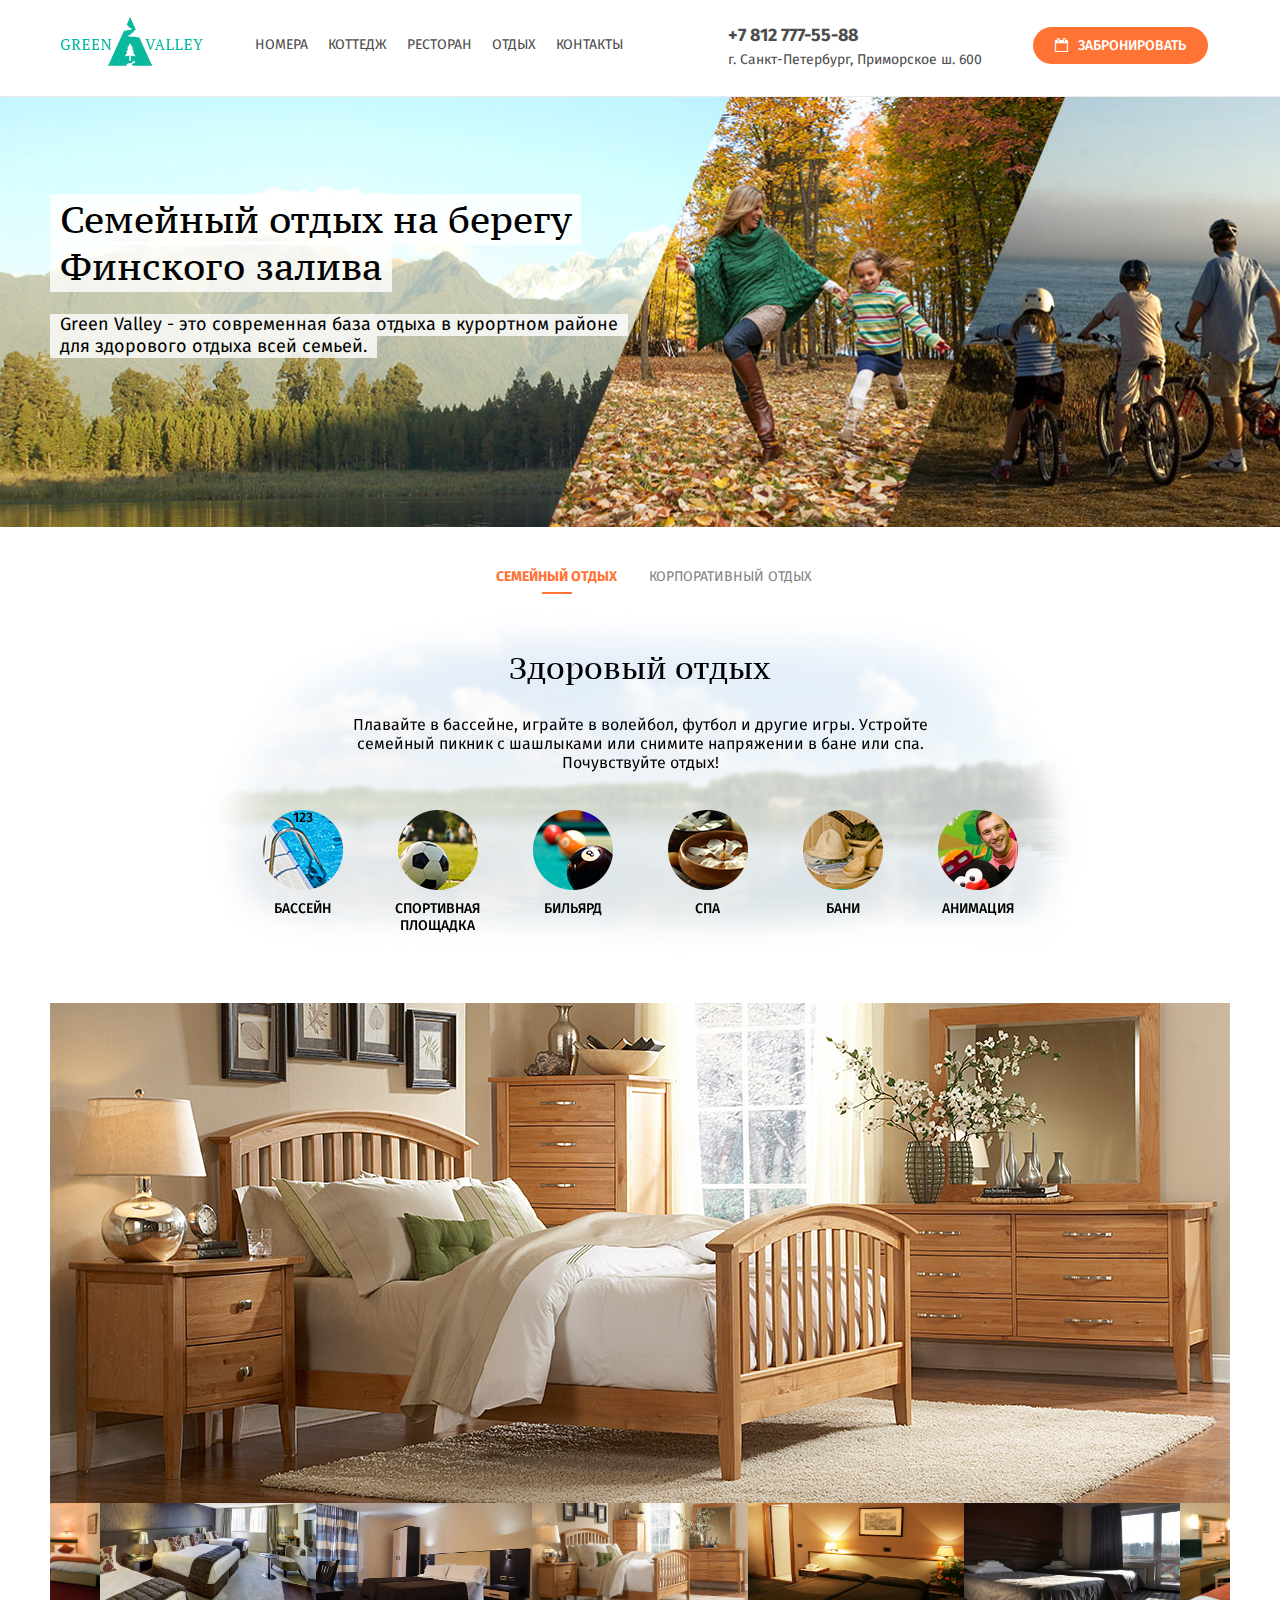
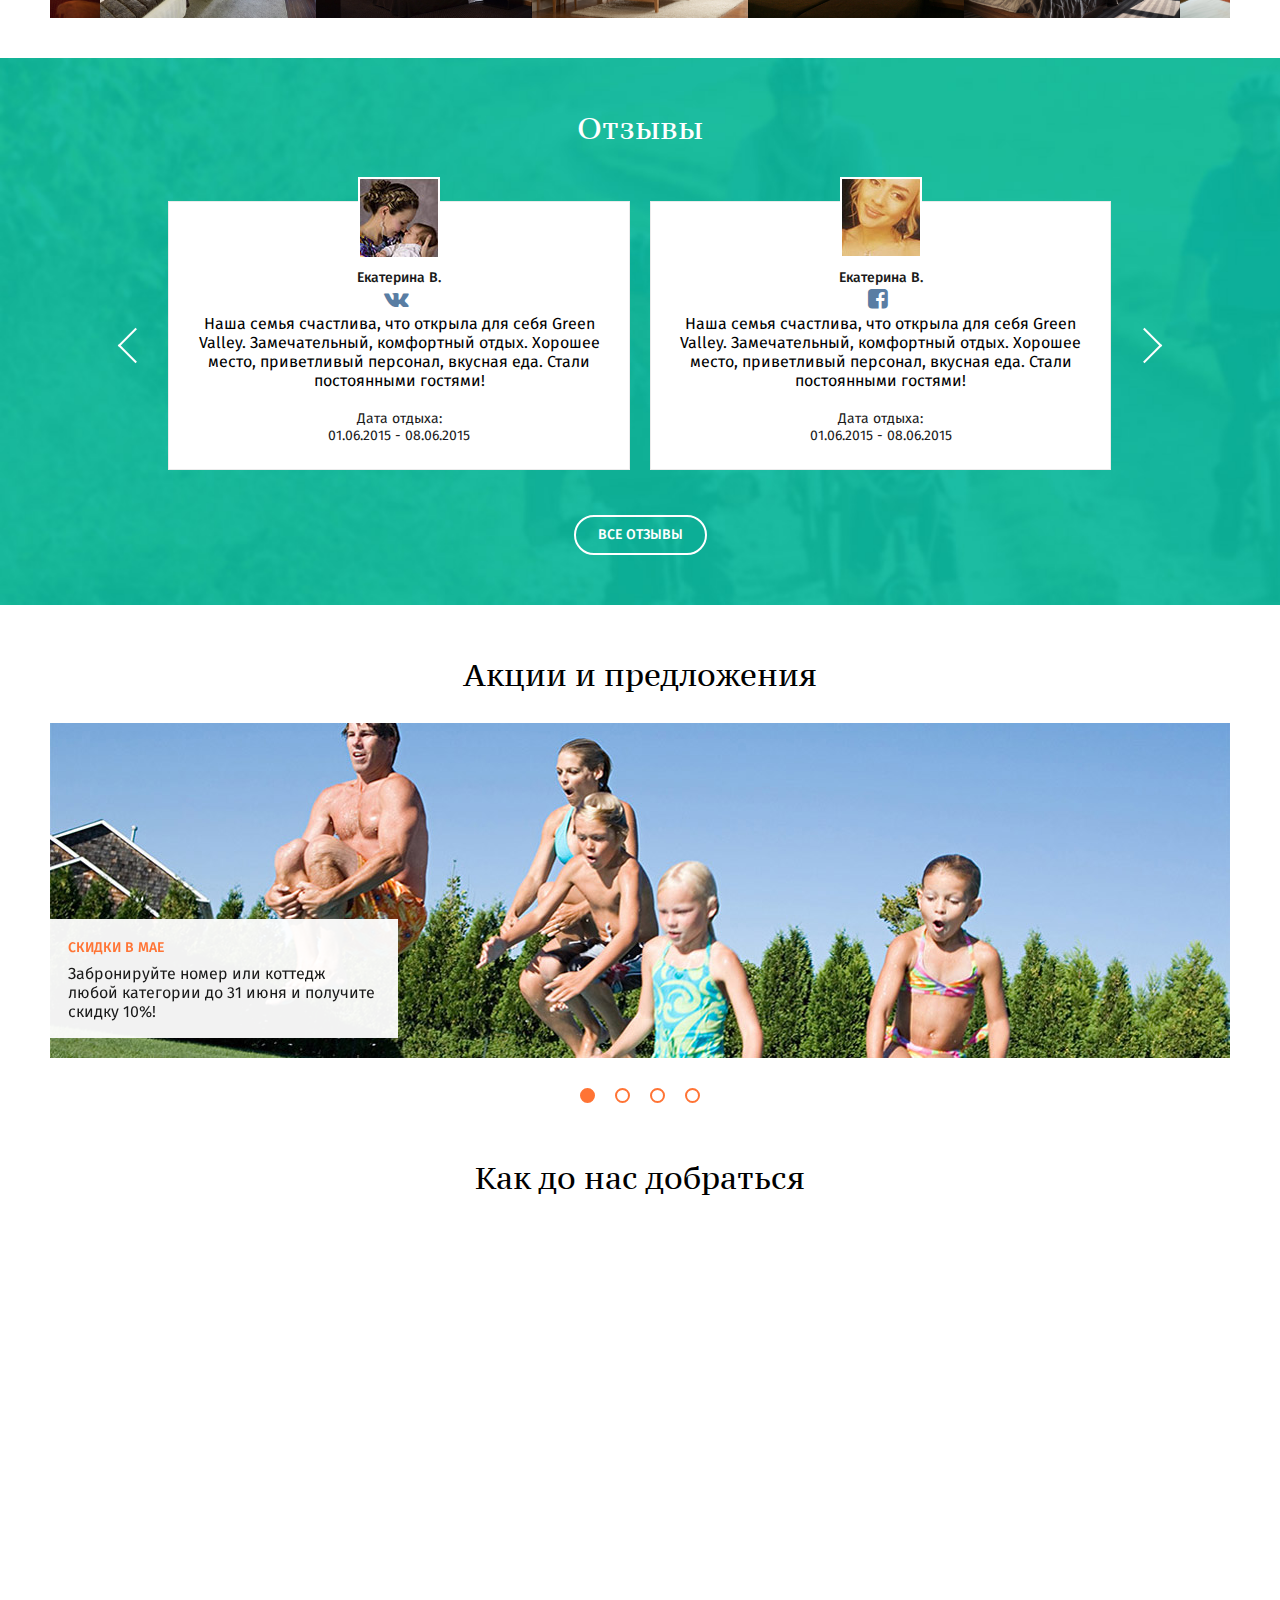
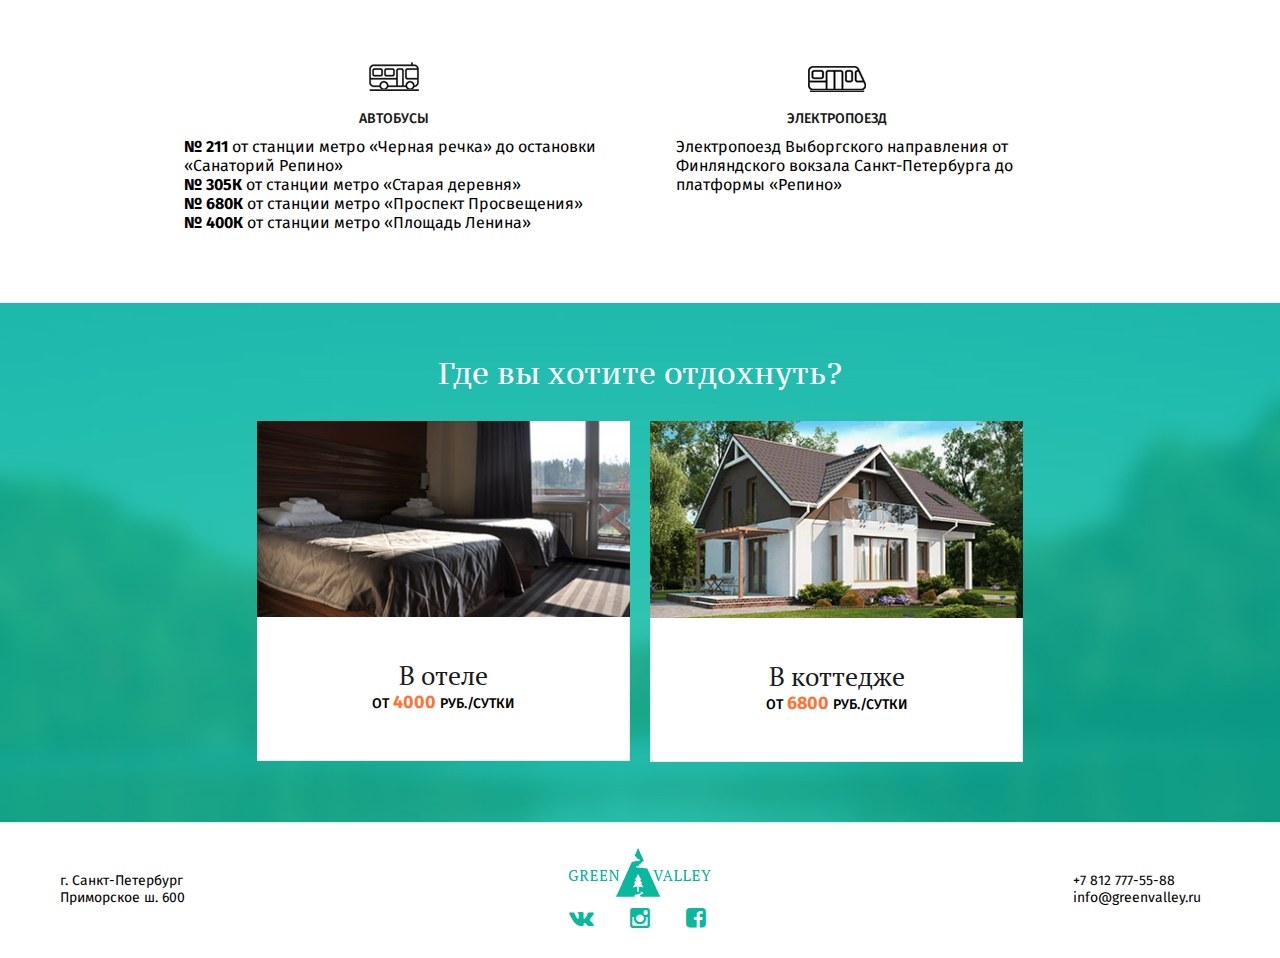
<file: index.html>
<!DOCTYPE html>
<html lang="ru">
<head>
    <meta charset="UTF-8"/>
    <meta name="format-detection" content="telephone=no">
    <meta http-equiv="X-UA-Compatible" content="IE=edge,chrome=1">
    <meta content='width=device-width, initial-scale=1' name='viewport'>
    <title>Green Valley | Main</title>
    <link rel="stylesheet" href="css/style.css">
</head>
<body>

  <header class="page-header">
    <div class="page-header__inner">
      <div class="wrapper">
        <div class="page-header__logo">
          <a href="index.html" class="logo"><img src="img/Logo.png" alt="logo"/></a>
        </div>
        <a class="burger">
          <span class="burger__top"></span>
          <span class="burger__middle"></span>
          <span class="burger__bottom"></span>
        </a>
        <nav class="main-nav">
          <ul class="main-nav__list">
            <li class="main-nav__item"><a href="room-list.html" class="main-nav__link">Номера</a></li>
            <li class="main-nav__item"><a href="#" class="main-nav__link">Коттедж</a></li>
            <li class="main-nav__item"><a href="#" class="main-nav__link">Ресторан</a></li>
            <li class="main-nav__item"><a href="#" class="main-nav__link">Отдых</a></li>
            <li class="main-nav__item"><a href="#" class="main-nav__link">Контакты</a></li>
          </ul>
        </nav>
        <div class="page-header__contacts">
          <a class="" href="tel:+78127775588">+7 812 777-55-88</a>
          г. Санкт-Петербург, Приморское ш. 600
        </div>
        <div class="page-header__btn">
          <a class="btn btn--icon-calendar" href="form.html">Забронировать</a>
        </div>
      </div>
    </div>
  </header>

  <nav id="menu" class="main-nav main-nav--sliding">
    <ul class="main-nav__list">
      <li class="main-nav__item"><a href="room-list.html" class="main-nav__link">Номера</a></li>
      <li class="main-nav__item"><a href="#" class="main-nav__link">Коттедж</a></li>
      <li class="main-nav__item"><a href="#" class="main-nav__link">Ресторан</a></li>
      <li class="main-nav__item"><a href="#" class="main-nav__link">Отдых</a></li>
      <li class="main-nav__item"><a href="#" class="main-nav__link">Контакты</a></li>
    </ul>
  </nav>


  <div class="rest-tabs">
    <div class="rest-tabs__inner">
      <ul class="rest-tabs__switcher">
        <li><a href="#slide01" id="tab-prev" class="rest-tabs__switcher-item active">Семейный отдых</a></li>
        <li><a href="#slide02" id="tab-next" class="rest-tabs__switcher-item">Корпоративный отдых</a></li>
      </ul>
    </div>
    <div class="tab-top">
      <div id="slide01" class="tab-top__item">
        <div class="tab-top__inner">
          <p class="tab-top__title"><mark>Семейный отдых на берегу</mark><br><mark>Финского залива</mark></p>
          <p class="tab-top__description"><mark>Green Valley - это современная база отдыха в курортном районе</mark><mark>для здорового отдыха всей семьей.</mark></p>
        </div>
      </div>
      <div id="slide02" class="tab-top__item">
        <div class="tab-top__inner">
          <p class="tab-top__title"><mark>Корпоративный отдых на берегу</mark><br><mark>Финского залива</mark></p>
          <p class="tab-top__description"><mark>Green Valley - это современная база отдыха в курортном районе</mark><mark>для здорового отдыха всей компанией.</mark></p>
        </div>
      </div>
    </div>
    <div class="tab-bottom">
        <div id="slide01-bottom" class="tab-bottom__item">
          <div class="tab-bottom__inner">
            <p class="tab-bottom__title">Здоровый отдых</p>
            <p class="tab-bottom__description">Плавайте в бассейне, играйте в волейбол, футбол и другие игры. Устройте семейный пикник с шашлыками или снимите напряжении в бане или спа. Почувствуйте отдых!</p>
            <ul class="tab-bottom__list">
              <li><span style="background-image: url(img/tab-bottom__list1.png);">123</span>Бассейн</li>
              <li><span style="background-image: url(img/tab-bottom__list2.png);"></span>Спортивная площадка</li>
              <li><span style="background-image: url(img/tab-bottom__list3.png);"></span>Бильярд</li>
              <li><span style="background-image: url(img/tab-bottom__list4.png);"></span>Спа</li>
              <li><span style="background-image: url(img/tab-bottom__list5.png);"></span>Бани</li>
              <li><span style="background-image: url(img/tab-bottom__list6.png);"></span>Анимация</li>
            </ul>
          </div>
        </div>
        <div id="slide02-bottom" class="tab-bottom__item">
          <div class="tab-bottom__inner">
            <p class="tab-bottom__title">Корпоративный отдых</p>
            <p class="tab-bottom__description">Плавайте в бассейне, играйте в волейбол, футбол и другие игры. Устройте семейный пикник с шашлыками или снимите напряжении в бане или спа. Почувствуйте отдых!</p>
            <ul class="tab-bottom__list">
              <li><span style="background-image: url(img/tab-bottom__list1.png);"></span>Бассейн</li>
              <li><span style="background-image: url(img/tab-bottom__list2.png);"></span>Спортивная площадка</li>
              <li><span style="background-image: url(img/tab-bottom__list3.png);"></span>Бильярд</li>
              <li><span style="background-image: url(img/tab-bottom__list4.png);"></span>Спа</li>
              <li><span style="background-image: url(img/tab-bottom__list5.png);"></span>Бани</li>
              <li><span style="background-image: url(img/tab-bottom__list6.png);"></span>Анимация</li>
            </ul>
          </div>
        </div>
    </div>
  </div>

  <div class="gallery">
    <div id="gallery__top" class="gallery__top">
      <div class="gallery__top-item"><img src="img/gallery_item1.jpg" alt="photo1"></div>
      <div class="gallery__top-item"><img src="img/gallery_item2.jpg" alt="photo2"></div>
      <div class="gallery__top-item"><img src="img/gallery_item3.jpg" alt="photo3"></div>
      <div class="gallery__top-item"><img src="img/gallery_item4.jpg" alt="photo4"></div>
      <div class="gallery__top-item"><img src="img/gallery_item5.jpg" alt="photo5"></div>
      <div class="gallery__top-item"><img src="img/gallery_item6.jpg" alt="photo6"></div>
    </div>

    <div id="gallery__bottom" class="gallery__bottom">
      <div class="gallery__bottom-item"><img src="img/gallery_item1.jpg" alt="photo1"></div>
      <div class="gallery__bottom-item"><img src="img/gallery_item2.jpg" alt="photo2"></div>
      <div class="gallery__bottom-item"><img src="img/gallery_item3.jpg" alt="photo3"></div>
      <div class="gallery__bottom-item"><img src="img/gallery_item4.jpg" alt="photo4"></div>
      <div class="gallery__bottom-item"><img src="img/gallery_item5.jpg" alt="photo5"></div>
      <div class="gallery__bottom-item"><img src="img/gallery_item6.jpg" alt="photo6"></div>
    </div>

  </div>

  <section class="reviews ">
    <div class="reviews__inner">
      <h1 class="reviews__title">Отзывы</h1>
      <div id="reviews" class="wrapper wrapper--width">
        <div class="reviews__item">
            <blockquote class="reviews__wrapper">
              <div class="reviews__autor">
                <div class="reviews__photo">
                  <img class="" src="img/reviews_photo1.jpg" alt="reviewsPhoto">
                </div>
                <cite class="reviews__name">Екатерина В.</cite>
                <div class="social-list">
                  <a href="" class="social-list__icon social-list__icon--vk"></a>
                </div>
              </div>
              <p class="reviews__description">Наша семья счастлива, что открыла для себя Green Valley. Замечательный, комфортный отдых. Хорошее место, приветливый персонал, вкусная еда. Стали постоянными гостями!</p>
              <p class="reviews__date">Дата отдыха:<br>01.06.2015 - 08.06.2015</p>
            </blockquote>
        </div>
        <div class="reviews__item">
            <blockquote class="reviews__wrapper">
              <div class="reviews__autor">
                <div class="reviews__photo">
                  <img class="" src="img/reviews_photo2.jpg" alt="reviewsPhoto">
                </div>
                <cite class="reviews__name">Екатерина В.</cite>
                <div class="social-list">
                  <a href="" class="social-list__icon social-list__icon--fb"></a>
                </div>
              </div>
              <p class="reviews__description">Наша семья счастлива, что открыла для себя Green Valley. Замечательный, комфортный отдых. Хорошее место, приветливый персонал, вкусная еда. Стали постоянными гостями!</p>
              <p class="reviews__date">Дата отдыха:<br>01.06.2015 - 08.06.2015</p>
            </blockquote>
        </div>
        <div class="reviews__item">
            <blockquote class="reviews__wrapper">
              <div class="reviews__autor">
                <div class="reviews__photo">
                  <img class="" src="img/reviews_photo1.jpg" alt="reviewsPhoto">
                </div>
                <cite class="reviews__name">Екатерина В.</cite>
                <div class="social-list">
                  <a href="" class="social-list__icon social-list__icon--vk"></a>
                </div>
              </div>
              <p class="reviews__description">Спасибо всем без исключения сотрудникам отеля за прекрасные дни, проведенные у вас! Наслаждались тишиной, отдохнули прекрасно. Понравилось все: тёплый приём персоналом.</p>
              <p class="reviews__date">Дата отдыха:<br>15.05.2015 - 20.05.2015</p>
            </blockquote>
        </div>
        <div class="reviews__item">
            <blockquote class="reviews__wrapper">
              <div class="reviews__autor">
                <div class="reviews__photo">
                  <img class="" src="img/reviews_photo2.jpg" alt="reviewsPhoto">
                </div>
                <cite class="reviews__name">Екатерина В.</cite>
                <div class="social-list">
                  <a href="" class="social-list__icon social-list__icon--fb"></a>
                </div>
              </div>
              <p class="reviews__description">Спасибо всем без исключения сотрудникам отеля за прекрасные дни, проведенные у вас! Наслаждались тишиной, отдохнули прекрасно. Понравилось все: тёплый приём персоналом.</p>
              <p class="reviews__date">Дата отдыха:<br>15.05.2015 - 20.05.2015</p>
            </blockquote>
        </div>
      </div>
      <a href="" id="reviews-btn" class="btn btn--bordered">Все отзывы</a>
    </div>
  </section>

  <section class="offers">
    <h1 class="offers__title">Акции и предложения</h1>
    <div id="offers">
        <div class="offers__item">
          <div class="offers__item-text">
            <h2 class="offers__item-title">Скидки в мае</h2>
            <p class="offers__item-description">Забронируйте номер или коттедж любой категории до 31 июня и получите скидку 10%!</p>
          </div>
        </div>
        <div class="offers__item">
          <div class="offers__item-text">
            <h2 class="offers__item-title">Скидки в мае</h2>
            <p class="offers__item-description">Забронируйте номер или коттедж любой категории до 31 июня и получите скидку 10%!</p>
          </div>
        </div>
        <div class="offers__item">
          <div class="offers__item-text">
            <h2 class="offers__item-title">Скидки в мае</h2>
            <p class="offers__item-description">Забронируйте номер или коттедж любой категории до 31 июня и получите скидку 10%!</p>
          </div>
        </div>
        <div class="offers__item">
          <div class="offers__item-text">
            <h2 class="offers__item-title">Скидки в мае</h2>
            <p class="offers__item-description">Забронируйте номер или коттедж любой категории до 31 июня и получите скидку 10%!</p>
          </div>
        </div>
    </div>
  </section>

  <section class="location">
    <h1 class="location__title">Как до нас добраться</h1>
    <div id="map" class="location__map">
      <iframe src="https://www.google.com/maps/embed?pb=!1m18!1m12!1m3!1d2376.7657177149745!2d30.314217231307634!3d59.93855081276928!2m3!1f0!2f0!3f0!3m2!1i1024!2i768!4f13.1!3m3!1m2!1s0x46963110686a7c55%3A0xa2950fb15748e884!2z0JTQstC-0YDRhtC-0LLQsNGPINC_0LvQvtGJ0LDQtNGM!5e0!3m2!1sru!2sru!4v1464013814937" width="100%" height="400px" frameborder="0" style="border:0" allowfullscreen></iframe>
    </div>
    <div class="wrapper">
      <div class="location__transport-item">
        <p class="location__subtitle location__subtitle--bus">Автобусы</p>
        <p class="location__info"><span>№ 211</span> от станции метро «Черная речка» до остановки «Санаторий Репино»</p>
        <p class="location__info"><span>№ 305К</span> от станции метро «Старая деревня»</p>
        <p class="location__info"><span>№ 680К</span> от станции метро «Проспект Просвещения»</p>
        <p class="location__info"><span>№ 400К</span> от станции метро «Площадь Ленина»</p>
      </div>
      <div class="location__transport-item">
        <p class="location__subtitle location__subtitle--train">Электропоезд</p>
        <p class="location__info">Электропоезд Выборгского направления от Финляндского вокзала Санкт-Петербурга до платформы «Репино»</p>
      </div>
    </div>
  </section>

  <section class="choose-rest">
    <div class="choose-rest__inner">
      <h1 class="choose-rest__title">Где вы хотите отдохнуть?</h1>
      <div class="wrapper">
        <div class="rest-place">
          <div class="rest-place__img">
            <img src="img/choose-rest_hotel.jpg" alt="hotel">
          </div>
          <div class="rest-place__description">
            <h2 class="rest-place__title">В отеле</h2>
            <p class="price">от <span class="price__num">4000</span> руб./сутки</p>
          </div>
        </div>
        <div class="rest-place">
          <div class="rest-place__img">
            <img src="img/choose-rest_cottage.jpg" alt="cottage">
          </div>
          <div class="rest-place__description">
            <h2 class="rest-place__title">В коттедже</h2>
            <p class="price">от <span class="price__num">6800</span> руб./сутки</p>
          </div>
        </div>
      </div>
    </div>
  </section>

  <footer class="page-footer">
    <div class="page-footer__inner">
      <div class="wrapper">
        <div class="page-footer__adress">
          <p class="page-footer__text">г. Санкт-Петербург Приморское ш. 600</p>
        </div>
        <div class="page-footer__logo">
          <a class="logo" href="index.html"><img src="img/Logo.png" alt="logo"/></a>
          <div class="social-list">
            <a class="social-list__icon social-list__icon--vk" href="avascript:void(0)"></a>
            <a class="social-list__icon social-list__icon--inst" href="avascript:void(0)"></a>
            <a class="social-list__icon social-list__icon--fb" href="avascript:void(0)"></a>
          </div>
        </div>
        <div class="page-footer__contacts">
          <p class="page-footer__text">+7 812 777-55-88 info@greenvalley.ru</p>
        </div>
      </div>
    </div>
  </footer>

  <script src="js/jquery-2.2.3.min.js"></script>
  <script src="js/owl.carousel.min.js"></script>
  <script src="js/slick.min.js"></script>
  <script src="js/jquery.fancybox.pack.js"></script>
  <script src="js/script.js"></script>
  <script src="js/reviews.js"></script>
</body>
</html>
</file>
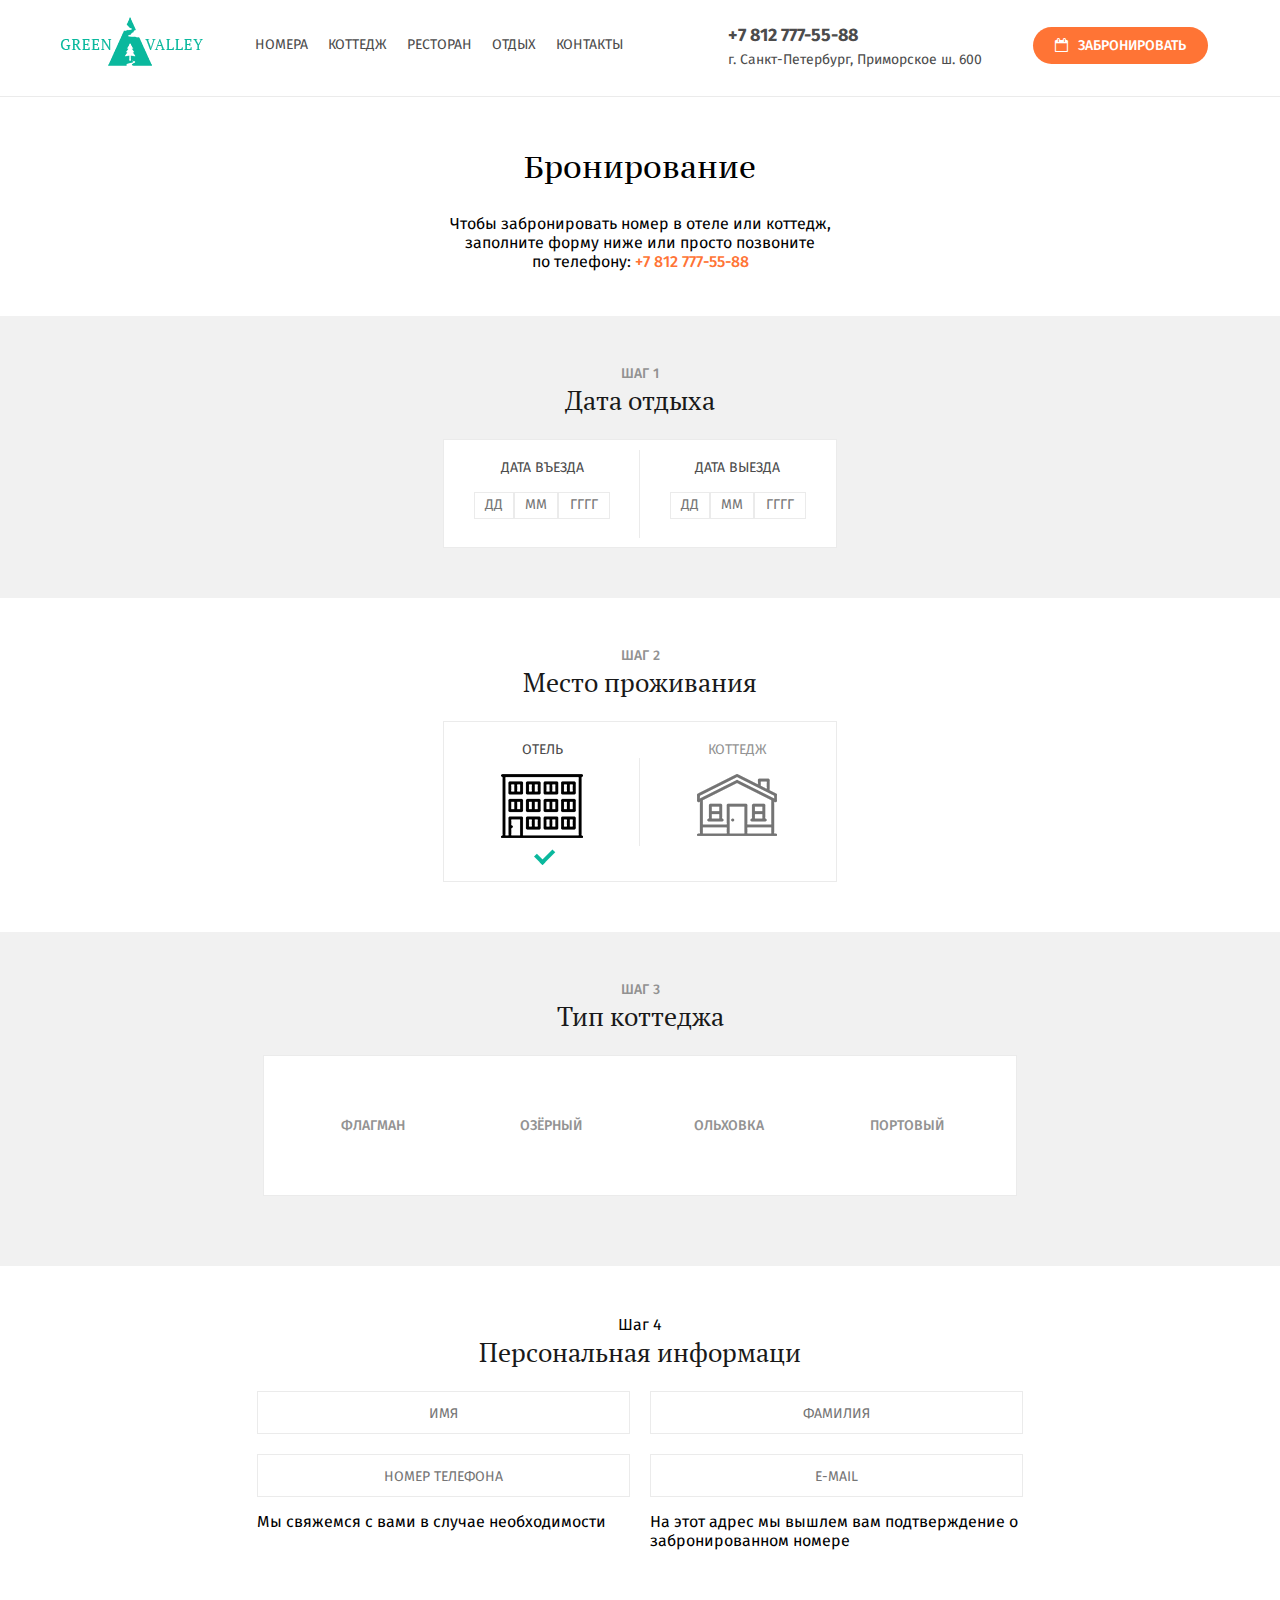
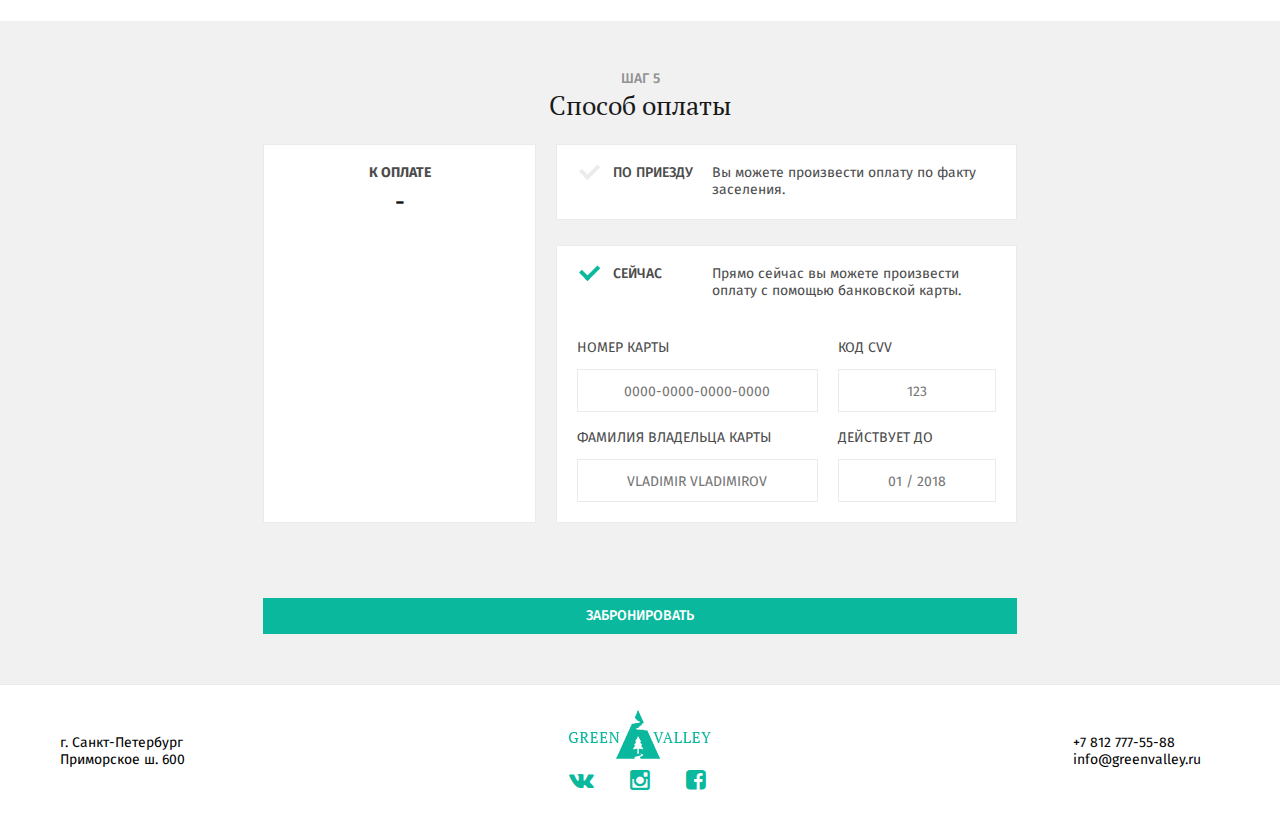
<file: form.html>
<!DOCTYPE html>
<html lang="ru">
<head>
    <meta charset="UTF-8"/>
    <meta name="format-detection" content="telephone=no">
    <meta http-equiv="X-UA-Compatible" content="IE=edge,chrome=1">
    <meta content='width=device-width, initial-scale=1' name='viewport'>
    <title>Green Valley | Rooms List</title>
    <link rel="stylesheet" href="css/style.css">
</head>
<body>
  <header class="page-header">
    <div class="page-header__inner">
      <div class="wrapper">
        <div class="page-header__logo">
          <a href="index.html" class="logo"><img src="img/Logo.png" alt="logo"/></a>
        </div>
        <a class="burger">
          <span class="burger__top"></span>
          <span class="burger__middle"></span>
          <span class="burger__bottom"></span>
        </a>
        <nav class="main-nav">
          <ul class="main-nav__list">
            <li class="main-nav__item"><a href="room-list.html" class="main-nav__link">Номера</a></li>
            <li class="main-nav__item"><a href="#" class="main-nav__link">Коттедж</a></li>
            <li class="main-nav__item"><a href="#" class="main-nav__link">Ресторан</a></li>
            <li class="main-nav__item"><a href="#" class="main-nav__link">Отдых</a></li>
            <li class="main-nav__item"><a href="#" class="main-nav__link">Контакты</a></li>
          </ul>
        </nav>
        <div class="page-header__contacts">
          <a class="" href="tel:+78127775588">+7 812 777-55-88</a>
          г. Санкт-Петербург, Приморское ш. 600
        </div>
        <div class="page-header__btn">
          <a class="btn btn--icon-calendar" href="form.html">Забронировать</a>
        </div>
      </div>
    </div>
  </header>

  <nav id="menu" class="main-nav main-nav--sliding">
    <ul class="main-nav__list">
      <li class="main-nav__item"><a href="room-list.html" class="main-nav__link">Номера</a></li>
      <li class="main-nav__item"><a href="#" class="main-nav__link">Коттедж</a></li>
      <li class="main-nav__item"><a href="#" class="main-nav__link">Ресторан</a></li>
      <li class="main-nav__item"><a href="#" class="main-nav__link">Отдых</a></li>
      <li class="main-nav__item"><a href="#" class="main-nav__link">Контакты</a></li>
    </ul>
  </nav>

  <div class="reserv">
    <div class="reserv__inner">
      <h1 class="reserv__title">Бронирование</h1>
      <p class="reserv__description">Чтобы забронировать номер в отеле или коттедж, заполните форму ниже или просто позвоните<br>по телефону: <a class="reserv__description--tel">+7 812 777-55-88</a></p>
    </div>
  </div>

  <form action="">

    <div class="form-block form-block--grey">
      <div class="form-block__inner">
        <p class="form-block__step">Шаг 1</p>
        <h2 class="form-block__title">Дата отдыха</h2>
        <div class="form-block__wrapper">
          <div class="form-block__item">
            <p class="form-block__subtitle">Дата въезда</p>
            <input id="dayArrive" class="form-block__input form-block__input--day" type="text" placeholder="дд">
            <input id="monthArrive" class="form-block__input form-block__input--month" type="text" placeholder="мм">
            <input id="yearArrive" class="form-block__input form-block__input--year" type="text" placeholder="гггг">
          </div>
          <div class="form-block__item">
            <p class="form-block__subtitle">Дата выезда</p>
            <input id="dayDepart" class="form-block__input form-block__input--day" type="text" placeholder="дд">
            <input id="monthDepart" class="form-block__input form-block__input--month" type="text" placeholder="мм">
            <input id="yearDepart" class="form-block__input form-block__input--year" type="text" placeholder="гггг">
          </div>
        </div>
      </div>
    </div>


    <div class="form-block">
      <div class="form-block__inner">
        <p class="form-block__step">Шаг 2</p>
        <h2 class="form-block__title">Место проживания</h2>
        <div class="form-block__wrapper form-block__wrapper--locate">
          <div class="form-block__item form-block__item--locate">
            <input id="formHotel" class="form-block__radio" type="radio" name="type_live" checked>
            <label class="form-block__subtitle form-block__subtitle--hotel" for="formHotel">Отель</label>
          </div>
          <div class="form-block__item form-block__item--locate">
            <input id="formCottage" class="form-block__radio" type="radio" name="type_live">
            <label class="form-block__subtitle form-block__subtitle--cottage" for="formCottage">Коттедж</label>
          </div>
        </div>
      </div>
    </div>


    <div class="form-block form-block--grey">
      <div class="form-block__inner form-block__inner--full">
        <p class="form-block__step">Шаг 3</p>
        <h2 class="form-block__title">Тип коттеджа</h2>
        <div class="form-tabs__wrapper">
          <div class="form-tabs">
            <div class="form-tabs__type-wrap">
              <input id="formFlag" class="form-block__radio" name="type_cottage" type="radio">
              <label for="formFlag" class="form-tabs__type">Флагман</label>
            </div>
            <div class="form-tabs__type-wrap">
              <input id="formLake" class="form-block__radio" name="type_cottage" type="radio">
              <label for="formLake" class="form-tabs__type">Озёрный</label>
            </div>
            <div class="form-tabs__type-wrap">
              <input id="formAlder" class="form-block__radio" name="type_cottage" type="radio">
              <label for="formAlder" class="form-tabs__type">Ольховка</label>
            </div>
            <div class="form-tabs__type-wrap">
              <input id="formPort" class="form-block__radio" name="type_cottage" type="radio">
              <label for="formPort" class="form-tabs__type">Портовый</label>
            </div>
          </div>

          <div id="tab_formFlag" class="form-tabs">
            <div class="form-tabs__item">
              <span class="form-tabs__subtitle form-tabs__subtitle--area">Площадь 100м<sup>2</sup></span>
            </div>
            <div class="form-tabs__item">
              <span class="form-tabs__subtitle form-tabs__subtitle--rooms">3 комнаты</span>
            </div>
            <div class="form-tabs__item">
              <span class="form-tabs__subtitle form-tabs__subtitle--sleep">5 спальных мест</span>
            </div>
            <div class="form-tabs__item">
              <span class="form-tabs__subtitle form-tabs__subtitle--wc">Раздельный санузел</span>
            </div>
            <div class="form-tabs__item">
              <span class="form-tabs__subtitle form-tabs__subtitle--wifi">WI-FI</span>
            </div>
          </div>

          <div id="tab_formLake" class="form-tabs">
            <div class="form-tabs__item">
              <span class="form-tabs__subtitle form-tabs__subtitle--area">Площадь 90м<sup>2</sup></span>
            </div>
            <div class="form-tabs__item">
              <span class="form-tabs__subtitle form-tabs__subtitle--rooms">2 комнаты</span>
            </div>
            <div class="form-tabs__item">
              <span class="form-tabs__subtitle form-tabs__subtitle--sleep">4 спальных мест</span>
            </div>
            <div class="form-tabs__item">
              <span class="form-tabs__subtitle form-tabs__subtitle--wc">Раздельный санузел</span>
            </div>
            <div class="form-tabs__item">
              <span class="form-tabs__subtitle form-tabs__subtitle--wifi">WI-FI</span>
            </div>
          </div>
          <div id="tab_formAlder" class="form-tabs">
            <div class="form-tabs__item">
              <span class="form-tabs__subtitle form-tabs__subtitle--area">Площадь 80м<sup>2</sup></span>
            </div>
            <div class="form-tabs__item">
              <span class="form-tabs__subtitle form-tabs__subtitle--rooms">1 комнаты</span>
            </div>
            <div class="form-tabs__item">
              <span class="form-tabs__subtitle form-tabs__subtitle--sleep">3 спальных мест</span>
            </div>
            <div class="form-tabs__item">
              <span class="form-tabs__subtitle form-tabs__subtitle--wc">Раздельный санузел</span>
            </div>
            <div class="form-tabs__item">
              <span class="form-tabs__subtitle form-tabs__subtitle--wifi">WI-FI</span>
            </div>
          </div>
          <div id="tab_formPort" class="form-tabs">
            <div class="form-tabs__item">
              <span class="form-tabs__subtitle form-tabs__subtitle--area">Площадь 70м<sup>2</sup></span>
            </div>
            <div class="form-tabs__item">
              <span class="form-tabs__subtitle form-tabs__subtitle--rooms">1 комнаты</span>
            </div>
            <div class="form-tabs__item">
              <span class="form-tabs__subtitle form-tabs__subtitle--sleep">2 спальных мест</span>
            </div>
            <div class="form-tabs__item">
              <span class="form-tabs__subtitle form-tabs__subtitle--wc">Раздельный санузел</span>
            </div>
            <div class="form-tabs__item">
              <span class="form-tabs__subtitle form-tabs__subtitle--wifi">WI-FI</span>
            </div>
          </div>
        </div>
      </div>
    </div>


    <div class="form-block">
      <div class="form-block__inner">
        <p class="form-block_step">Шаг 4</p>
        <h2 class="form-block__title">Персональная информаци</h2>
        <div class="pers-info">
          <div class="pers-info__item">
            <input id="formName" class="pers-info__input" type="text" placeholder="Имя">
            <span class="jsFormControl"></span>
          </div>
          <div class="pers-info__item">
            <input id="formLastName" class="pers-info__input" type="text" placeholder="Фамилия">
            <span class="jsFormControl"></span>
          </div>
          <div class="pers-info__item">
            <input id="formTel" class="pers-info__input" type="tel" placeholder="Номер телефона">
            <span class="jsFormControl"></span>
            <p class="pers-info__details">Мы свяжемся с вами в случае необходимости</p>
          </div>
          <div class="pers-info__item">
            <input id="formEmail" class="pers-info__input" type="text" placeholder="E-mail">
            <span class="jsFormControl"></span>
            <P class="pers-info__details">На этот адрес мы вышлем вам подтверждение о забронированном номере</p>
          </div>
        </div>
      </div>
    </div>


    <div class="form-block form-block--grey">
      <div class="form-block__inner form-block__inner--full">
        <p class="form-block__step">Шаг 5</p>
        <h2 class="form-block__title">Способ оплаты</h2>
        <div class="pay">
          <div class="pay__right">
            <div class="pay__item">
              <input id="payArrive" class="pay__radio" name="pay-type" type="radio">
              <label class="pay__subtitle" for="payArrive">По приезду</label>
              <p class="pay__description">Вы можете произвести оплату по факту заселения.</p>
            </div>
            <div class="pay__item">
              <div class="pay__item-top">
                <input id="payNow" class="pay__radio" name="pay-type" type="radio" checked>
                <label class="pay__subtitle" for="payNow">Сейчас</label>
                <p class="pay__description">Прямо сейчас вы можете произвести оплату с помощью банковской карты.</p>
              </div>
              <div class="pay__item-bottom">
                <div class="pay__card-inf-left">
                  <div class="pay__block">
                    <label for="fomrCardNum" class="pay__label">Номер карты</label>
                    <input id="fomrCardNum" class="pay__input" type="text" placeholder="0000-0000-0000-0000">
                    <span class="jsFormControl"></span>
                  </div>
                  <div class="pay__block">
                    <label for="formNameCard" class="pay__label">Фамилия владельца карты</label>
                    <input id="formNameCard" class="pay__input" type="text" placeholder="Vladimir Vladimirov">
                    <span class="jsFormControl"></span>
                  </div>
                </div>
                <div class="pay__card-inf-right">
                  <div class="pay__block">
                    <label for="formCvv" class="pay__label">Код CVV</label>
                    <input id="formCvv" class="pay__input" type="text" placeholder="123">
                    <span class="jsFormControl"></span>
                  </div>
                  <div class="pay__block">
                    <label for="formDate" class="pay__label">Действует до</label>
                    <input id="formDate" class="pay__input" type="text" placeholder="01 / 2018">
                    <span class="jsFormControl"></span>
                  </div>
                </div>
              </div>
            </div>
          </div>
          <div class="pay__left">
            <div class="pay__item">
              <h3 class="pay__title">К оплате</h3>
              <div class="pay__warning">
              </div>
            </div>
          </div>
          <button id="btnReserv" class="btn btn--reserv">Забронировать</button>
        </div>
      </div>
    </div>

  </form>

  <footer class="page-footer">
    <div class="page-footer__inner">
      <div class="wrapper">
        <div class="page-footer__adress">
          <p class="page-footer__text">г. Санкт-Петербург Приморское ш. 600</p>
        </div>
        <div class="page-footer__logo">
          <a class="logo" href="index.html"><img src="img/Logo.png" alt="logo"></a>
          <div class="social-list">
            <a class="social-list__icon social-list__icon--vk" href="avascript:void(0)"></a>
            <a class="social-list__icon social-list__icon--inst" href="avascript:void(0)"></a>
            <a class="social-list__icon social-list__icon--fb" href="avascript:void(0)"></a>
          </div>
        </div>
        <div class="page-footer__contacts">
          <p class="page-footer__text">+7 812 777-55-88 info@greenvalley.ru</p>
        </div>
      </div>
    </div>
  </footer>

  <script src="js/jquery-2.2.3.min.js"></script>
  <script src="js/owl.carousel.min.js"></script>
  <script src="js/slick.min.js"></script>
  <script src="js/jquery.fancybox.pack.js"></script>
  <script src="js/script.js"></script>
  <script src="js/reviews.js"></script>
  <script src="js/form.js"></script>

</body>
</html>
</file>
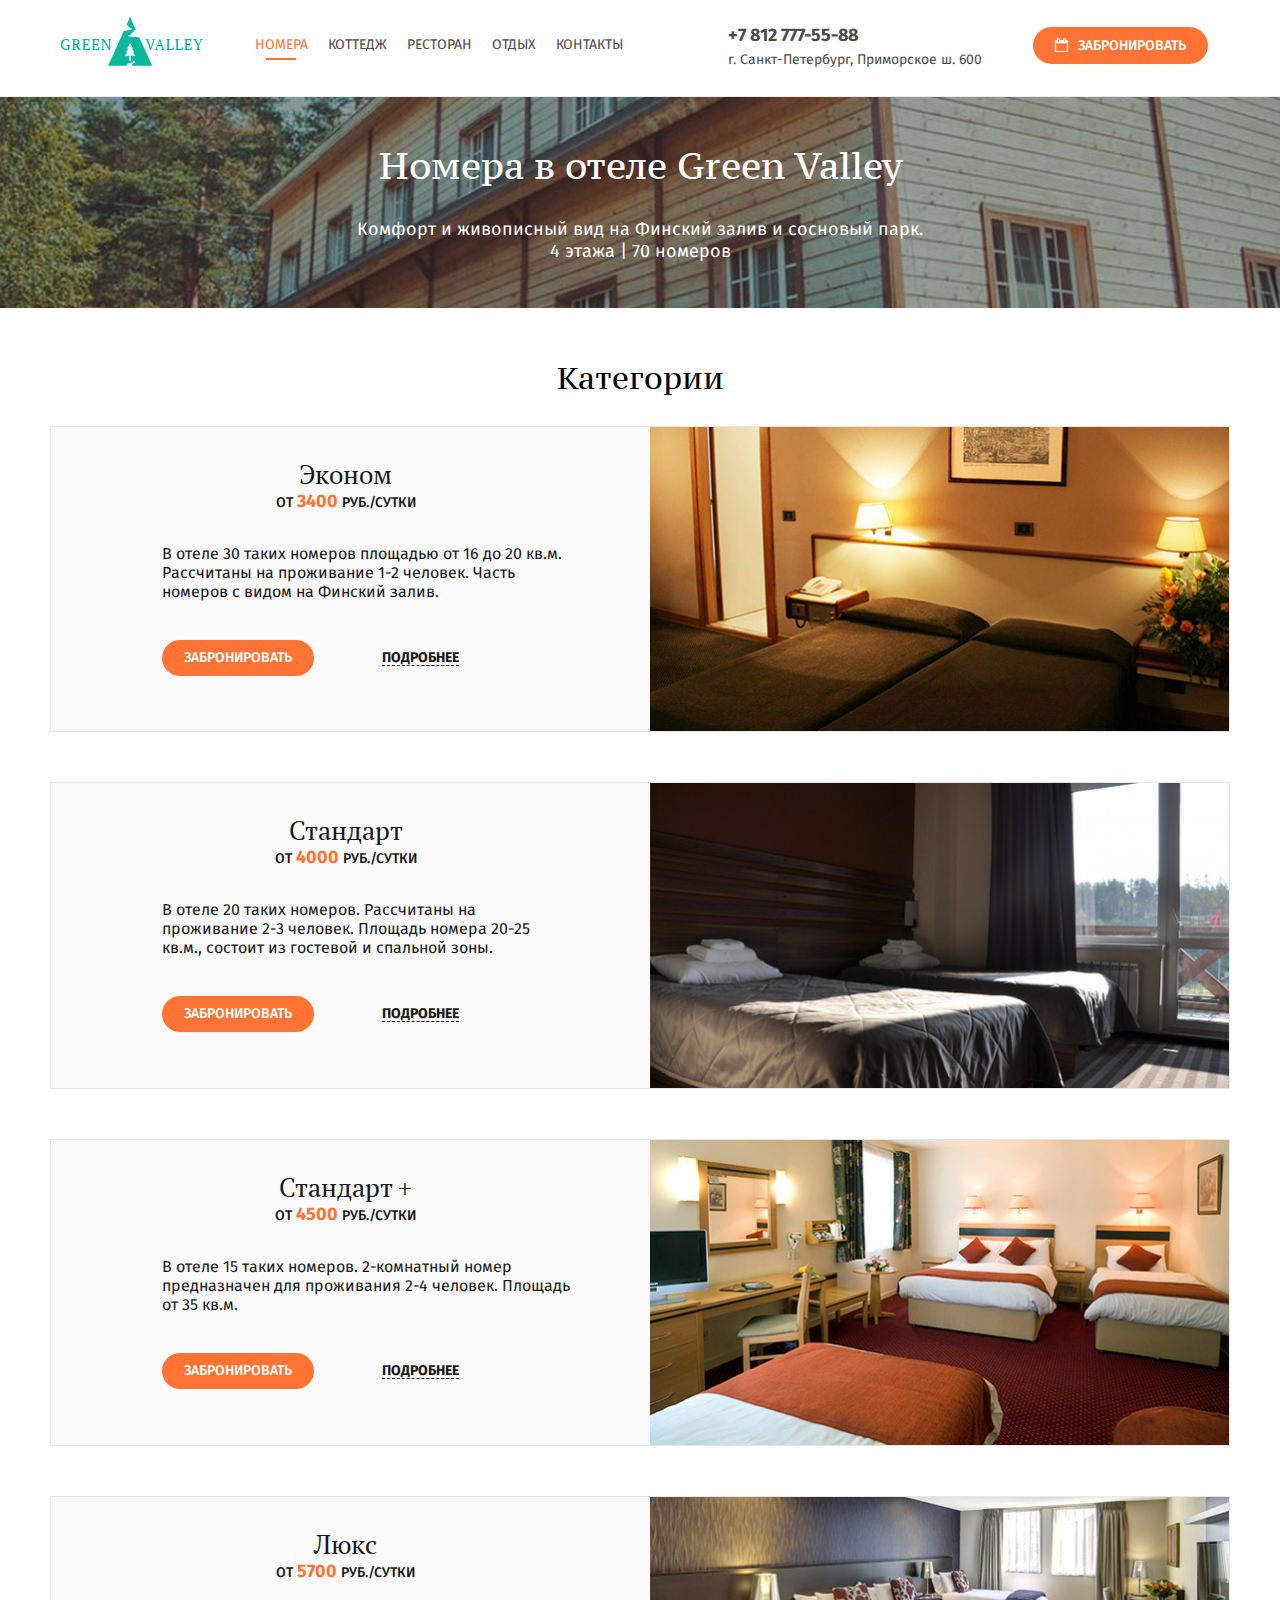
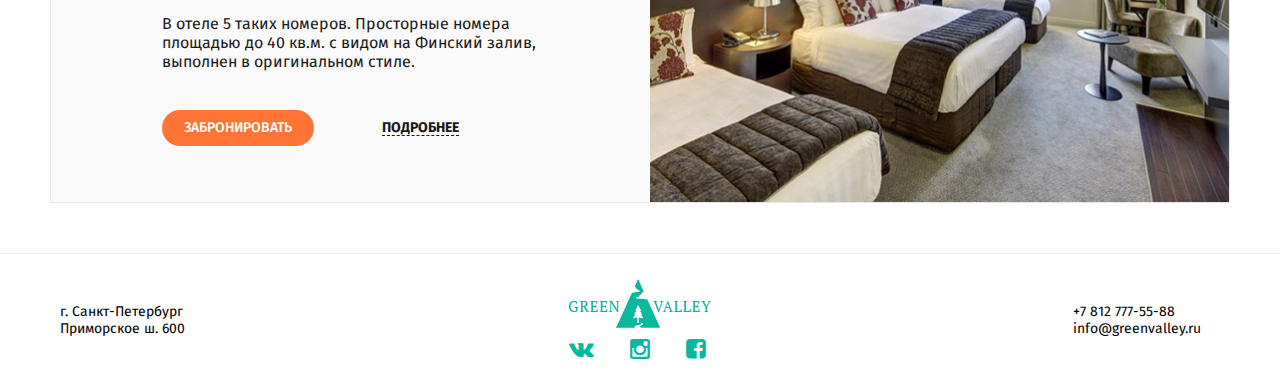
<file: room-list.html>
<!DOCTYPE html>
<html lang="ru">
<head>
    <meta charset="UTF-8"/>
    <meta name="format-detection" content="telephone=no">
    <meta http-equiv="X-UA-Compatible" content="IE=edge,chrome=1">
    <meta content='width=device-width, initial-scale=1' name='viewport'>
    <title>Green Valley | Rooms List</title>
    <link rel="stylesheet" href="css/style.css">
</head>
<header class="page-header">
    <div class="page-header__inner">
      <div class="wrapper">
        <div class="page-header__logo">
          <a href="index.html" class="logo"><img src="img/Logo.png" alt="logo"/></a>
        </div>
        <a class="burger">
          <span class="burger__top"></span>
          <span class="burger__middle"></span>
          <span class="burger__bottom"></span>
        </a>
        <nav class="main-nav">
          <ul class="main-nav__list">
            <li class="main-nav__item"><a href="room-list.html" class="main-nav__link active">Номера</a></li>
            <li class="main-nav__item"><a href="#" class="main-nav__link">Коттедж</a></li>
            <li class="main-nav__item"><a href="#" class="main-nav__link">Ресторан</a></li>
            <li class="main-nav__item"><a href="#" class="main-nav__link">Отдых</a></li>
            <li class="main-nav__item"><a href="#" class="main-nav__link">Контакты</a></li>
          </ul>
        </nav>
        <div class="page-header__contacts">
          <a class="" href="tel:+78127775588">+7 812 777-55-88</a>
          г. Санкт-Петербург, Приморское ш. 600
        </div>
        <div class="page-header__btn">
          <a class="btn btn--icon-calendar" href="form.html">Забронировать</a>
        </div>
      </div>
    </div>
  </header>

  <nav id="menu" class="main-nav main-nav--sliding">
    <ul class="main-nav__list">
      <li class="main-nav__item"><a href="room-list.html" class="main-nav__link">Номера</a></li>
      <li class="main-nav__item"><a href="#" class="main-nav__link">Коттедж</a></li>
      <li class="main-nav__item"><a href="#" class="main-nav__link">Ресторан</a></li>
      <li class="main-nav__item"><a href="#" class="main-nav__link">Отдых</a></li>
      <li class="main-nav__item"><a href="#" class="main-nav__link">Контакты</a></li>
    </ul>
  </nav>

  <div class="rooms-promo">
    <div class="rooms-promo__inner">
      <h1 class="rooms-promo__title">Номера в отеле Green Valley</h1>
      <p class="rooms-promo__description">Комфорт и живописный вид на Финский залив и сосновый парк.<br>4 этажа | 70 номеров</p>
    </div>
  </div>

  <section class="card-catalog">
    <div class="card-catalog__inner">
      <h1 class="card-catalog__title">Категории</h1>

      <div class="card">
        <div class="card__top">
          <h2 class="card__title">Эконом</h2>
          <p class="price">от <span class="price__num">3400</span> руб./сутки</p>
        </div>
        <div class="card__img">
          <img src="img/card-1.jpg" alt="economy">
        </div>
        <div class="card__bottom">
          <p class="card__description">В отеле 30 таких номеров площадью от 16 до 20 кв.м. Рассчитаны на проживание 1-2 человек. Часть номеров с видом на Финский залив.</p>
          <a class="btn" href="form.html">Забронировать</a>
          <a class="card__more-info" href="single-room.html">Подробнее</a>
        </div>
      </div>

      <div class="card">
        <div class="card__top">
          <h2 class="card__title">Стандарт</h2>
          <p class="price">от <span class="price__num">4000</span> руб./сутки</p>
        </div>
        <div class="card__img">
          <img src="img/card-2.jpg" alt="standart">
        </div>
        <div class="card__bottom">
          <p class="card__description">В отеле 20 таких номеров. Рассчитаны на проживание 2-3 человек. Площадь номера 20-25 кв.м., состоит из гостевой и спальной зоны.</p>
          <a class="btn" href="form.html">Забронировать</a>
          <a class="card__more-info" href="">Подробнее</a>
        </div>
      </div>

      <div class="card">
        <div class="card__top">
          <h2 class="card__title">Стандарт +</h2>
          <p class="price">от <span class="price__num">4500</span> руб./сутки</p>
        </div>
        <div class="card__img">
          <img src="img/card-3.jpg" alt="standartPlus">
        </div>
        <div class="card__bottom">
          <p class="card__description">В отеле 15 таких номеров. 2-комнатный номер предназначен для проживания 2-4 человек. Площадь от 35 кв.м.</p>
          <a class="btn" href="form.html">Забронировать</a>
          <a class="card__more-info" href="">Подробнее</a>
        </div>
      </div>

      <div class="card">
        <div class="card__top">
          <h2 class="card__title">Люкс</h2>
          <p class="price">от <span class="price__num">5700</span> руб./сутки</p>
        </div>
        <div class="card__img">
          <img src="img/card-4.jpg" alt="lux">
        </div>
        <div class="card__bottom">
          <p class="card__description">В отеле 5 таких номеров. Просторные номера площадью до 40 кв.м. с видом на Финский залив, выполнен в оригинальном стиле.</p>
          <a class="btn" href="form.html">Забронировать</a>
          <a class="card__more-info" href="">Подробнее</a>
        </div>
      </div>

    </div>
  </section>


  <footer class="page-footer">
    <div class="page-footer__inner">
      <div class="wrapper">
        <div class="page-footer__adress">
          <p class="page-footer__text">г. Санкт-Петербург Приморское ш. 600</p>
        </div>
        <div class="page-footer__logo">
          <a class="logo" href="index.html"><img src="img/Logo.png" alt="logo"/></a>
          <div class="social-list">
            <a class="social-list__icon social-list__icon--vk" href="avascript:void(0)"></a>
            <a class="social-list__icon social-list__icon--inst" href="avascript:void(0)"></a>
            <a class="social-list__icon social-list__icon--fb" href="avascript:void(0)"></a>
          </div>
        </div>
        <div class="page-footer__contacts">
          <p class="page-footer__text">+7 812 777-55-88 info@greenvalley.ru</p>
        </div>
      </div>
    </div>
  </footer>

  <script src="js/jquery-2.2.3.min.js"></script>
  <script src="js/owl.carousel.min.js"></script>
  <script src="js/slick.min.js"></script>
  <script src="js/jquery.fancybox.pack.js"></script>
  <script src="js/script.js"></script>
  <script src="js/reviews.js"></script>
</body>
</html>
</file>
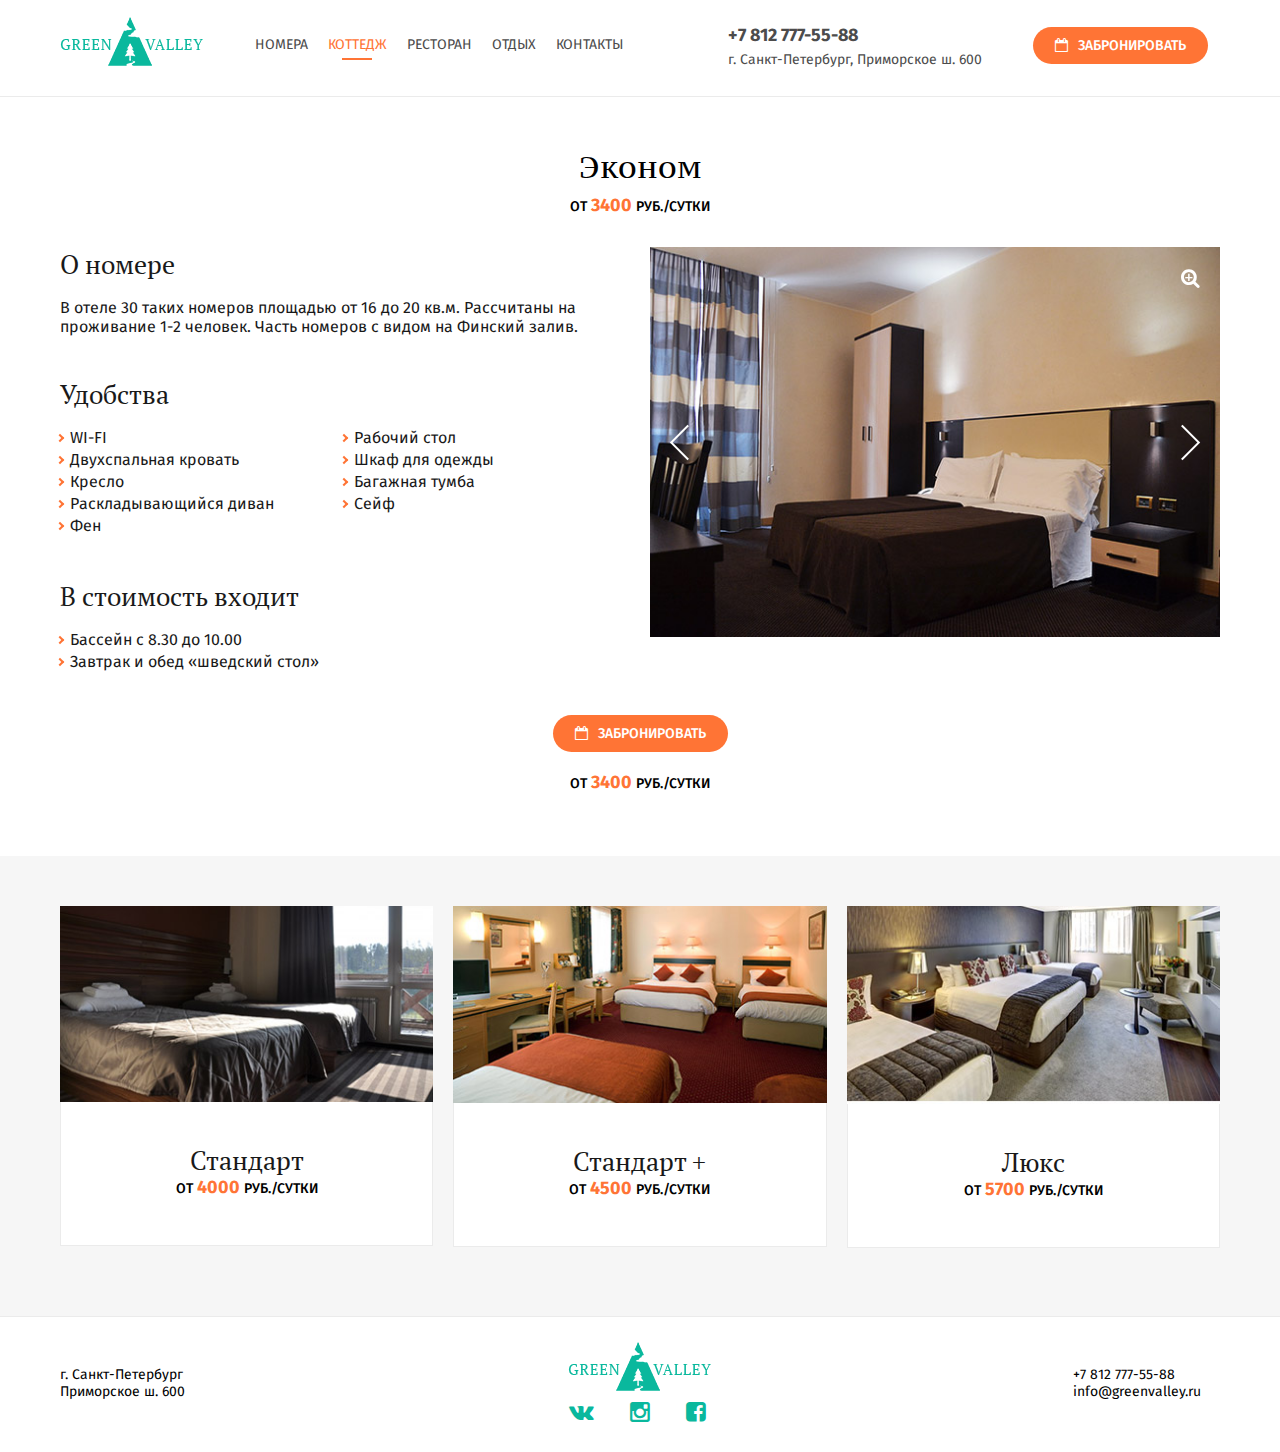
<file: single-room.html>
<!DOCTYPE html>
<html lang="ru">
<head>
    <meta charset="UTF-8"/>
    <meta name="format-detection" content="telephone=no">
    <meta http-equiv="X-UA-Compatible" content="IE=edge,chrome=1">
    <meta content='width=device-width, initial-scale=1' name='viewport'>
    <title>Green Valley | Single Room</title>
    <link rel="stylesheet" href="css/style.css">
</head>
<body>
  <header class="page-header">
    <div class="page-header__inner">
      <div class="wrapper">
        <div class="page-header__logo">
          <a href="index.html" class="logo"><img src="img/Logo.png" alt="logo"/></a>
        </div>
        <a class="burger">
          <span class="burger__top"></span>
          <span class="burger__middle"></span>
          <span class="burger__bottom"></span>
        </a>
        <nav class="main-nav">
          <ul class="main-nav__list">
            <li class="main-nav__item"><a href="room-list.html" class="main-nav__link">Номера</a></li>
            <li class="main-nav__item"><a href="#" class="main-nav__link active">Коттедж</a></li>
            <li class="main-nav__item"><a href="#" class="main-nav__link">Ресторан</a></li>
            <li class="main-nav__item"><a href="#" class="main-nav__link">Отдых</a></li>
            <li class="main-nav__item"><a href="#" class="main-nav__link">Контакты</a></li>
          </ul>
        </nav>
        <div class="page-header__contacts">
          <a class="" href="tel:+78127775588">+7 812 777-55-88</a>
          г. Санкт-Петербург, Приморское ш. 600
        </div>
        <div class="page-header__btn">
          <a class="btn btn--icon-calendar" href="form.html">Забронировать</a>
        </div>
      </div>
    </div>
  </header>

  <nav id="menu" class="main-nav main-nav--sliding">
    <ul class="main-nav__list">
      <li class="main-nav__item"><a href="room-list.html" class="main-nav__link">Номера</a></li>
      <li class="main-nav__item"><a href="#" class="main-nav__link">Коттедж</a></li>
      <li class="main-nav__item"><a href="#" class="main-nav__link">Ресторан</a></li>
      <li class="main-nav__item"><a href="#" class="main-nav__link">Отдых</a></li>
      <li class="main-nav__item"><a href="#" class="main-nav__link">Контакты</a></li>
    </ul>
  </nav>

  <section class="room-block">
    <div class="room-block__inner">
      <h1 class="room-block__title">Эконом</h1>
      <p class="price">от <span class="price__num">3400</span> руб./сутки</p>
      <div class="wrapper">

        <div class="room-block__gallery">
          <div id="room-block-gallery">
            <div>
              <a rel="group" class="room-block__icon-full" href="img/single-room_1.jpg"></a>
              <img src="img/single-room_1.jpg" alt="gallery1">
            </div>
            <div>
              <a rel="group" class="room-block__icon-full" href="img/single-room_2.jpg"></a>
              <img src="img/single-room_2.jpg" alt="gallery2">
            </div>
          </div>
        </div>

        <div class="room-block__description">
          <h2 class="room-block__subtitle">О номере</h2>
          <p class="room-block__text">В отеле 30 таких номеров площадью от 16 до 20 кв.м. Рассчитаны на проживание 1-2 человек. Часть номеров с видом на Финский залив.</p>
          <h2 class="room-block__subtitle">Удобства</h2>
          <ul class="room-block__text room-block__text--float">
            <li class="room-block__list-item">WI-FI</li>
            <li class="room-block__list-item">Рабочий стол</li>
            <li class="room-block__list-item">Двухспальная кровать</li>
            <li class="room-block__list-item">Шкаф для одежды</li>
            <li class="room-block__list-item">Кресло</li>
            <li class="room-block__list-item">Багажная тумба</li>
            <li class="room-block__list-item">Раскладывающийся диван</li>
            <li class="room-block__list-item">Сейф</li>
            <li class="room-block__list-item">Фен</li>
          </ul>
          <h2 class="room-block__subtitle">В стоимость входит</h2>
          <ul class="room-block__text">
            <li class="room-block__list-item">Бассейн с 8.30 до 10.00</li>
            <li class="room-block__list-item">Завтрак и обед «шведский стол»</li>
          </ul>
        </div>
      </div>
      <a class="btn btn--icon-calendar" href="form.html">Забронировать</a>
      <p class="price">от <span class="price__num">3400</span> руб./сутки</p>
    </div>
  </section>

  <div class="room-types">
    <div class="room-types__inner">
      <div class="wrapper">
        <div class="rest-place">
          <div class="rest-place__img">
            <img src="img/single-room_standart.jpg" alt="standart">
          </div>
          <div class="rest-place__description">
            <h2 class="rest-place__title">Стандарт</h2>
            <p class="price">от <span class="price__num">4000</span> руб./сутки</p>
          </div>
        </div>
        <div class="rest-place">
          <div class="rest-place__img">
            <img src="img/single-room_standart+.jpg" alt="standartPlus">
          </div>
          <div class="rest-place__description">
            <h2 class="rest-place__title">Стандарт +</h2>
            <p class="price">от <span class="price__num">4500</span> руб./сутки</p>
          </div>
        </div>
        <div class="rest-place">
          <div class="rest-place__img">
            <img src="img/single-room_lux.jpg" alt="lux">
          </div>
          <div class="rest-place__description">
            <h2 class="rest-place__title">Люкс</h2>
            <p class="price">от <span class="price__num">5700</span> руб./сутки</p>
          </div>
        </div>
      </div>
    </div>
  </div>

  <footer class="page-footer">
    <div class="page-footer__inner">
      <div class="wrapper">
        <div class="page-footer__adress">
          <p class="page-footer__text">г. Санкт-Петербург Приморское ш. 600</p>
        </div>
        <div class="page-footer__logo">
          <a class="logo" href="index.html"><img src="img/Logo.png" alt="logo"/></a>
          <div class="social-list">
            <a class="social-list__icon social-list__icon--vk" href="avascript:void(0)"></a>
            <a class="social-list__icon social-list__icon--inst" href="avascript:void(0)"></a>
            <a class="social-list__icon social-list__icon--fb" href="avascript:void(0)"></a>
          </div>
        </div>
        <div class="page-footer__contacts">
          <p class="page-footer__text">+7 812 777-55-88 info@greenvalley.ru</p>
        </div>
      </div>
    </div>
  </footer>

  <script src="js/jquery-2.2.3.min.js"></script>
  <script src="js/owl.carousel.min.js"></script>
  <script src="js/slick.min.js"></script>
  <script src="js/jquery.fancybox.pack.js"></script>
  <script src="js/script.js"></script>
  <script src="js/reviews.js"></script>

</body>
</html>
</file>
